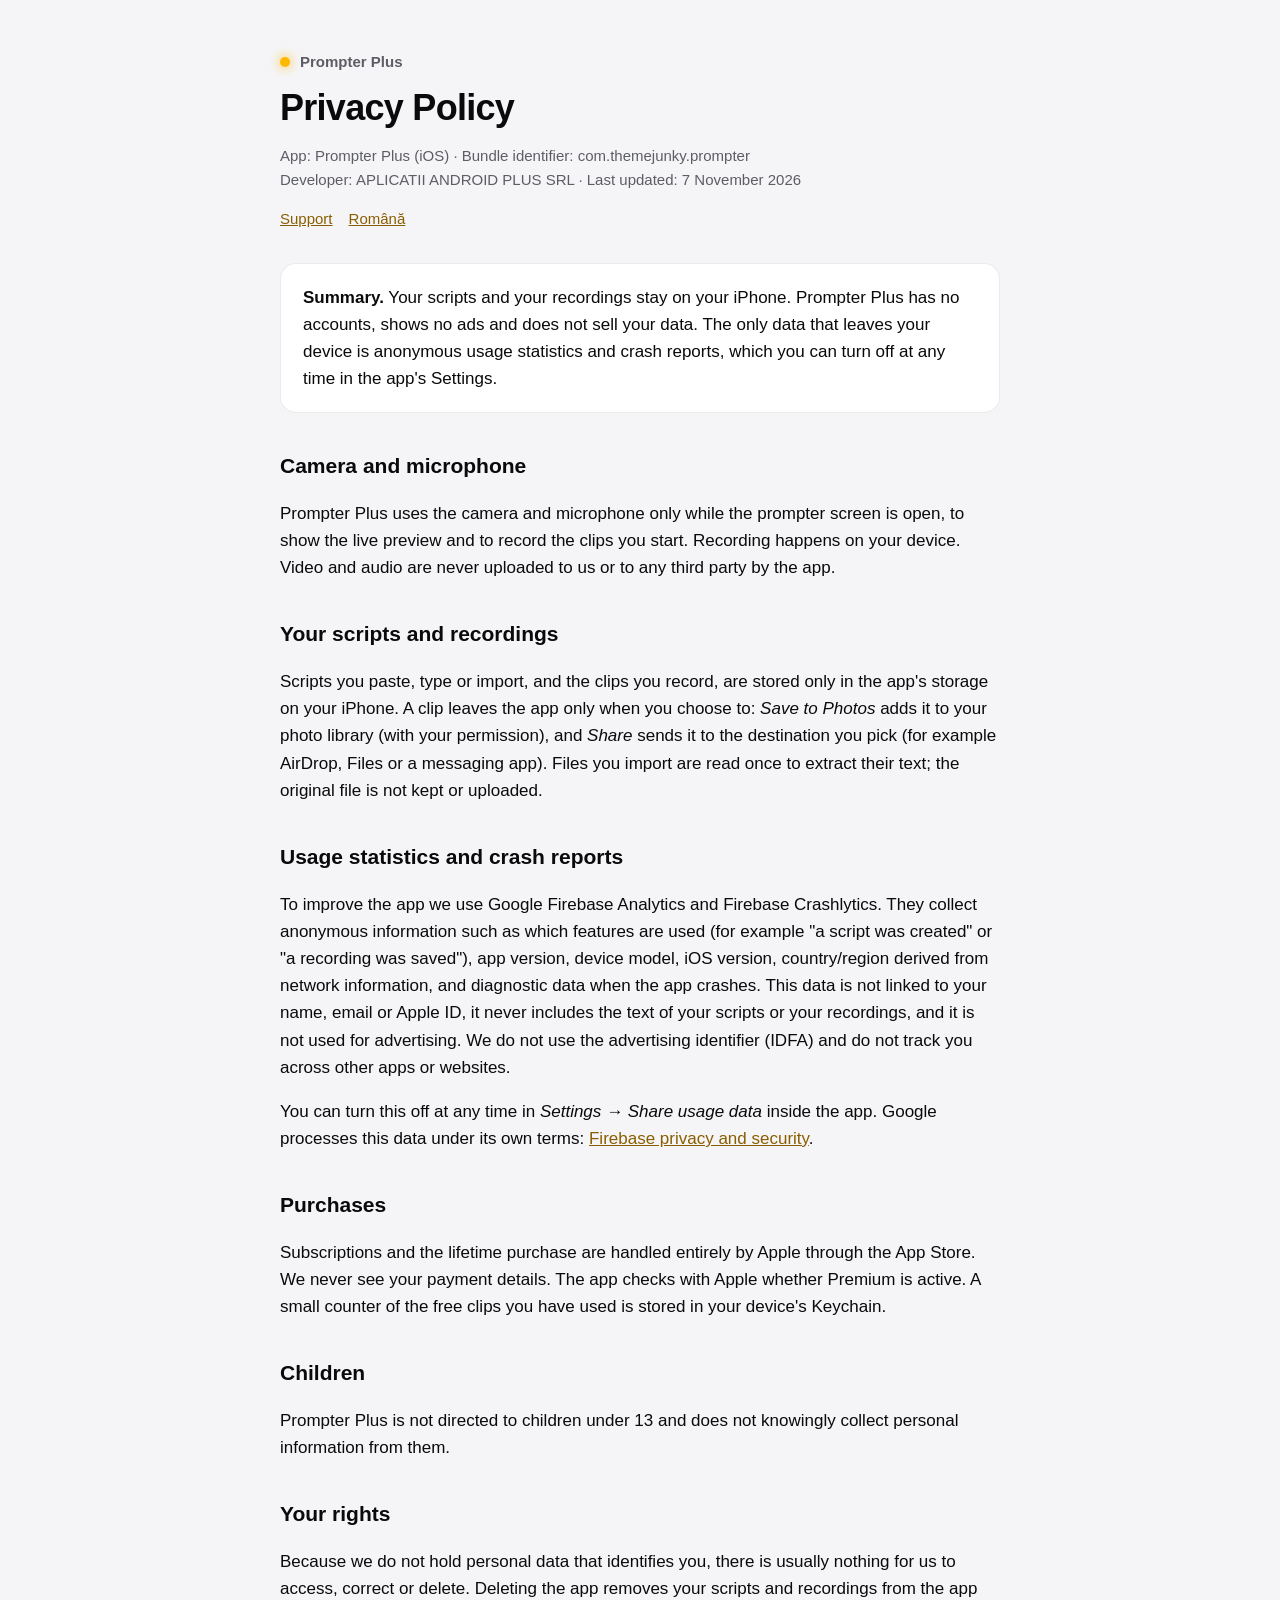
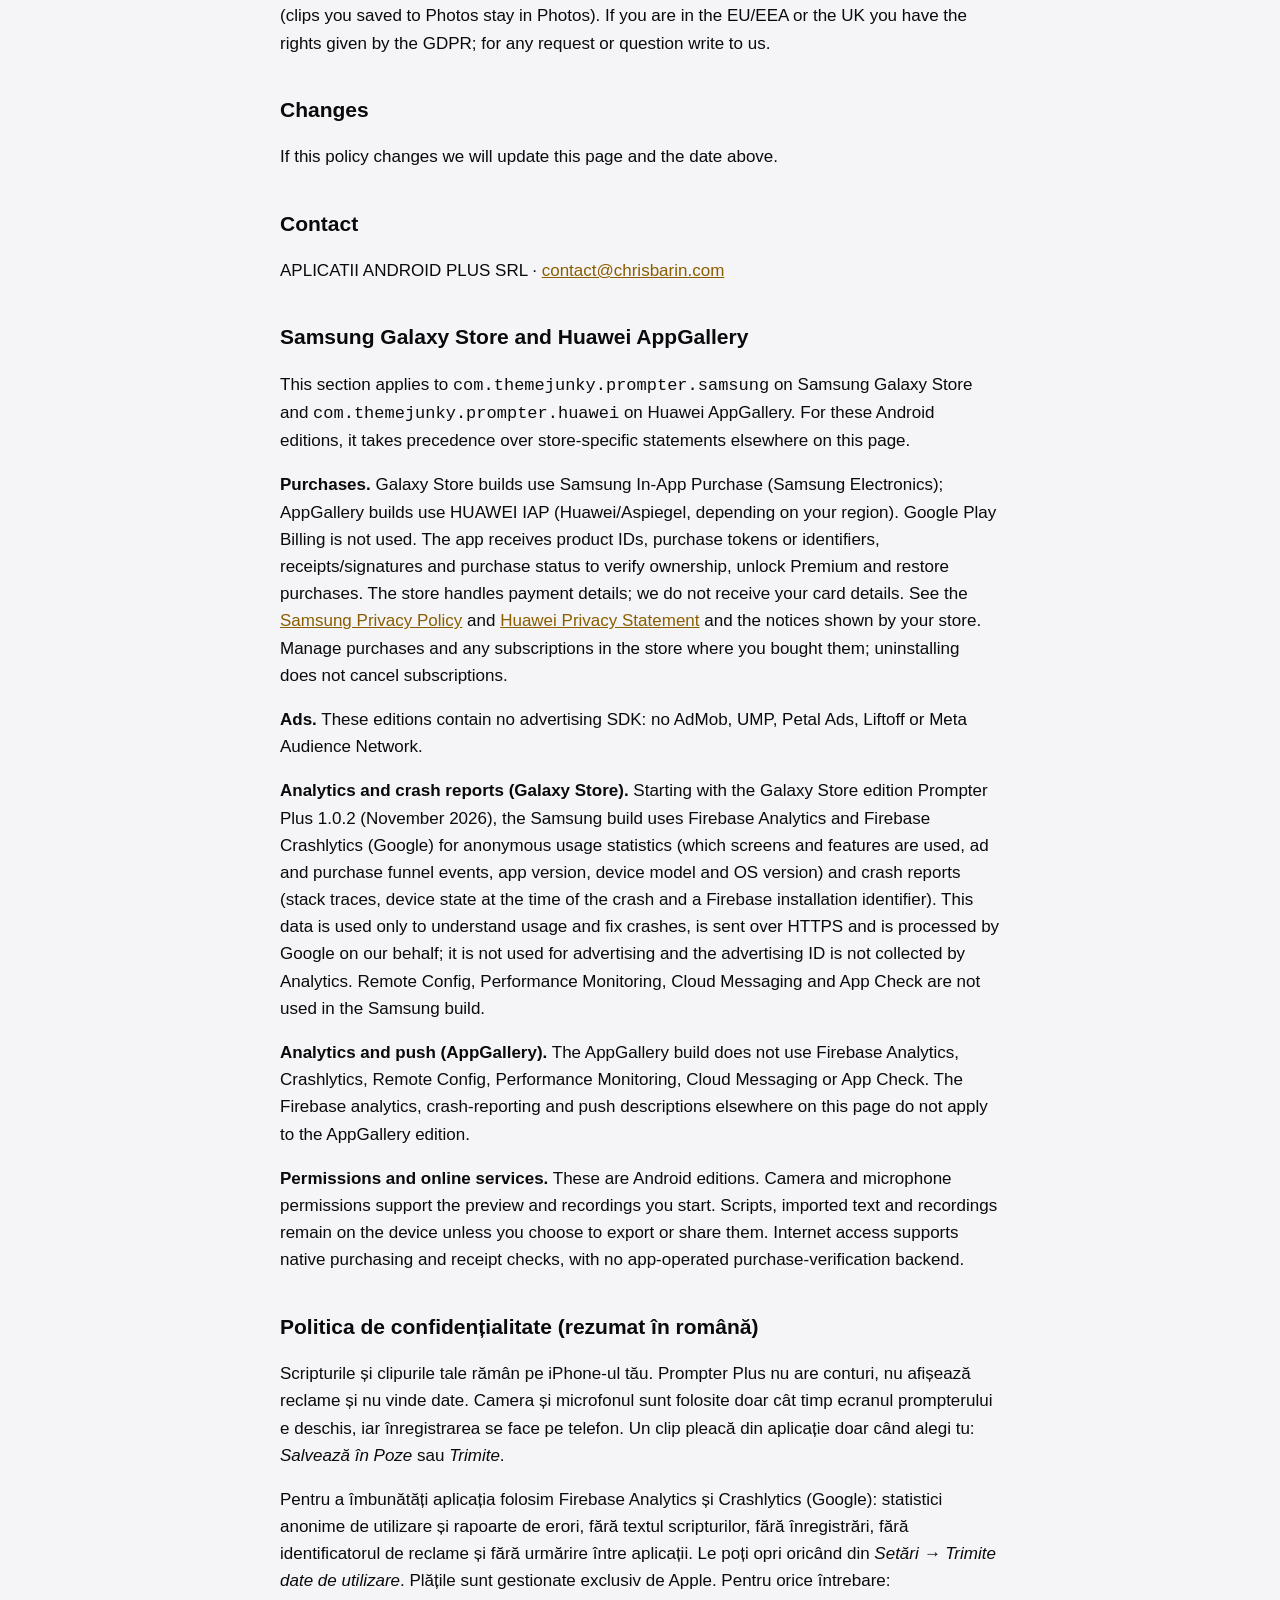
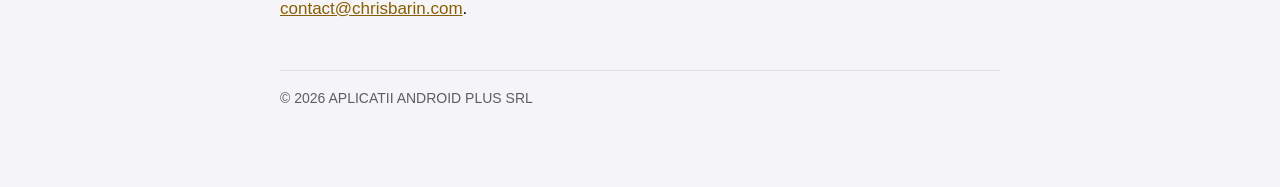
<file: index.html>
<!doctype html>
<html lang="en">
<head>
<meta charset="utf-8">
<meta name="viewport" content="width=device-width, initial-scale=1">
<title>Prompter Plus – Privacy Policy</title>
<link rel="stylesheet" href="style.css">
</head>
<body>
<main>
<header>
  <span class="brand"><i></i>Prompter Plus</span>
  <h1>Privacy Policy</h1>
  <p class="meta">App: Prompter Plus (iOS) · Bundle identifier: com.themejunky.prompter<br>
  Developer: APLICATII ANDROID PLUS SRL · Last updated: 7 November 2026</p>
  <nav><a href="support.html">Support</a><a href="#ro">Română</a></nav>
</header>

<div class="card">
  <strong>Summary.</strong> Your scripts and your recordings stay on your iPhone. Prompter Plus has no accounts, shows no ads and does not sell your data. The only data that leaves your device is anonymous usage statistics and crash reports, which you can turn off at any time in the app's Settings.
</div>

<h2>Camera and microphone</h2>
<p>Prompter Plus uses the camera and microphone only while the prompter screen is open, to show the live preview and to record the clips you start. Recording happens on your device. Video and audio are never uploaded to us or to any third party by the app.</p>

<h2>Your scripts and recordings</h2>
<p>Scripts you paste, type or import, and the clips you record, are stored only in the app's storage on your iPhone. A clip leaves the app only when you choose to: <em>Save to Photos</em> adds it to your photo library (with your permission), and <em>Share</em> sends it to the destination you pick (for example AirDrop, Files or a messaging app). Files you import are read once to extract their text; the original file is not kept or uploaded.</p>

<h2>Usage statistics and crash reports</h2>
<p>To improve the app we use Google Firebase Analytics and Firebase Crashlytics. They collect anonymous information such as which features are used (for example "a script was created" or "a recording was saved"), app version, device model, iOS version, country/region derived from network information, and diagnostic data when the app crashes. This data is not linked to your name, email or Apple ID, it never includes the text of your scripts or your recordings, and it is not used for advertising. We do not use the advertising identifier (IDFA) and do not track you across other apps or websites.</p>
<p>You can turn this off at any time in <em>Settings → Share usage data</em> inside the app. Google processes this data under its own terms: <a href="https://firebase.google.com/support/privacy">Firebase privacy and security</a>.</p>

<h2>Purchases</h2>
<p>Subscriptions and the lifetime purchase are handled entirely by Apple through the App Store. We never see your payment details. The app checks with Apple whether Premium is active. A small counter of the free clips you have used is stored in your device's Keychain.</p>

<h2>Children</h2>
<p>Prompter Plus is not directed to children under 13 and does not knowingly collect personal information from them.</p>

<h2>Your rights</h2>
<p>Because we do not hold personal data that identifies you, there is usually nothing for us to access, correct or delete. Deleting the app removes your scripts and recordings from the app (clips you saved to Photos stay in Photos). If you are in the EU/EEA or the UK you have the rights given by the GDPR; for any request or question write to us.</p>

<h2>Changes</h2>
<p>If this policy changes we will update this page and the date above.</p>

<h2>Contact</h2>
<p>APLICATII ANDROID PLUS SRL · <a href="mailto:contact@chrisbarin.com">contact@chrisbarin.com</a></p>

<section id="samsung-huawei">
<h2>Samsung Galaxy Store and Huawei AppGallery</h2>
<p>This section applies to <code>com.themejunky.prompter.samsung</code> on Samsung Galaxy Store and <code>com.themejunky.prompter.huawei</code> on Huawei AppGallery. For these Android editions, it takes precedence over store-specific statements elsewhere on this page.</p>
<p><strong>Purchases.</strong> Galaxy Store builds use Samsung In-App Purchase (Samsung Electronics); AppGallery builds use HUAWEI IAP (Huawei/Aspiegel, depending on your region). Google Play Billing is not used. The app receives product IDs, purchase tokens or identifiers, receipts/signatures and purchase status to verify ownership, unlock Premium and restore purchases. The store handles payment details; we do not receive your card details. See the <a href="https://privacy.samsung.com/privacy_policy/en.html">Samsung Privacy Policy</a> and <a href="https://consumer.huawei.com/en/privacy/privacy-statement-huawei/">Huawei Privacy Statement</a> and the notices shown by your store. Manage purchases and any subscriptions in the store where you bought them; uninstalling does not cancel subscriptions.</p>
<p><strong>Ads.</strong> These editions contain no advertising SDK: no AdMob, UMP, Petal Ads, Liftoff or Meta Audience Network.</p>
<p><strong>Analytics and crash reports (Galaxy Store).</strong> Starting with the Galaxy Store edition Prompter Plus 1.0.2 (November 2026), the Samsung build uses Firebase Analytics and Firebase Crashlytics (Google) for anonymous usage statistics (which screens and features are used, ad and purchase funnel events, app version, device model and OS version) and crash reports (stack traces, device state at the time of the crash and a Firebase installation identifier). This data is used only to understand usage and fix crashes, is sent over HTTPS and is processed by Google on our behalf; it is not used for advertising and the advertising ID is not collected by Analytics. Remote Config, Performance Monitoring, Cloud Messaging and App Check are not used in the Samsung build.</p>
<p><strong>Analytics and push (AppGallery).</strong> The AppGallery build does not use Firebase Analytics, Crashlytics, Remote Config, Performance Monitoring, Cloud Messaging or App Check. The Firebase analytics, crash-reporting and push descriptions elsewhere on this page do not apply to the AppGallery edition.</p>
<p><strong>Permissions and online services.</strong> These are Android editions. Camera and microphone permissions support the preview and recordings you start. Scripts, imported text and recordings remain on the device unless you choose to export or share them. Internet access supports native purchasing and receipt checks, with no app-operated purchase-verification backend.</p>
</section>

<section id="ro">
<h2>Politica de confidențialitate (rezumat în română)</h2>
<p>Scripturile și clipurile tale rămân pe iPhone-ul tău. Prompter Plus nu are conturi, nu afișează reclame și nu vinde date. Camera și microfonul sunt folosite doar cât timp ecranul prompterului e deschis, iar înregistrarea se face pe telefon. Un clip pleacă din aplicație doar când alegi tu: <em>Salvează în Poze</em> sau <em>Trimite</em>.</p>
<p>Pentru a îmbunătăți aplicația folosim Firebase Analytics și Crashlytics (Google): statistici anonime de utilizare și rapoarte de erori, fără textul scripturilor, fără înregistrări, fără identificatorul de reclame și fără urmărire între aplicații. Le poți opri oricând din <em>Setări → Trimite date de utilizare</em>. Plățile sunt gestionate exclusiv de Apple. Pentru orice întrebare: <a href="mailto:contact@chrisbarin.com">contact@chrisbarin.com</a>.</p>
</section>

<footer>© 2026 APLICATII ANDROID PLUS SRL</footer>
</main>
</body>
</html>
</file>
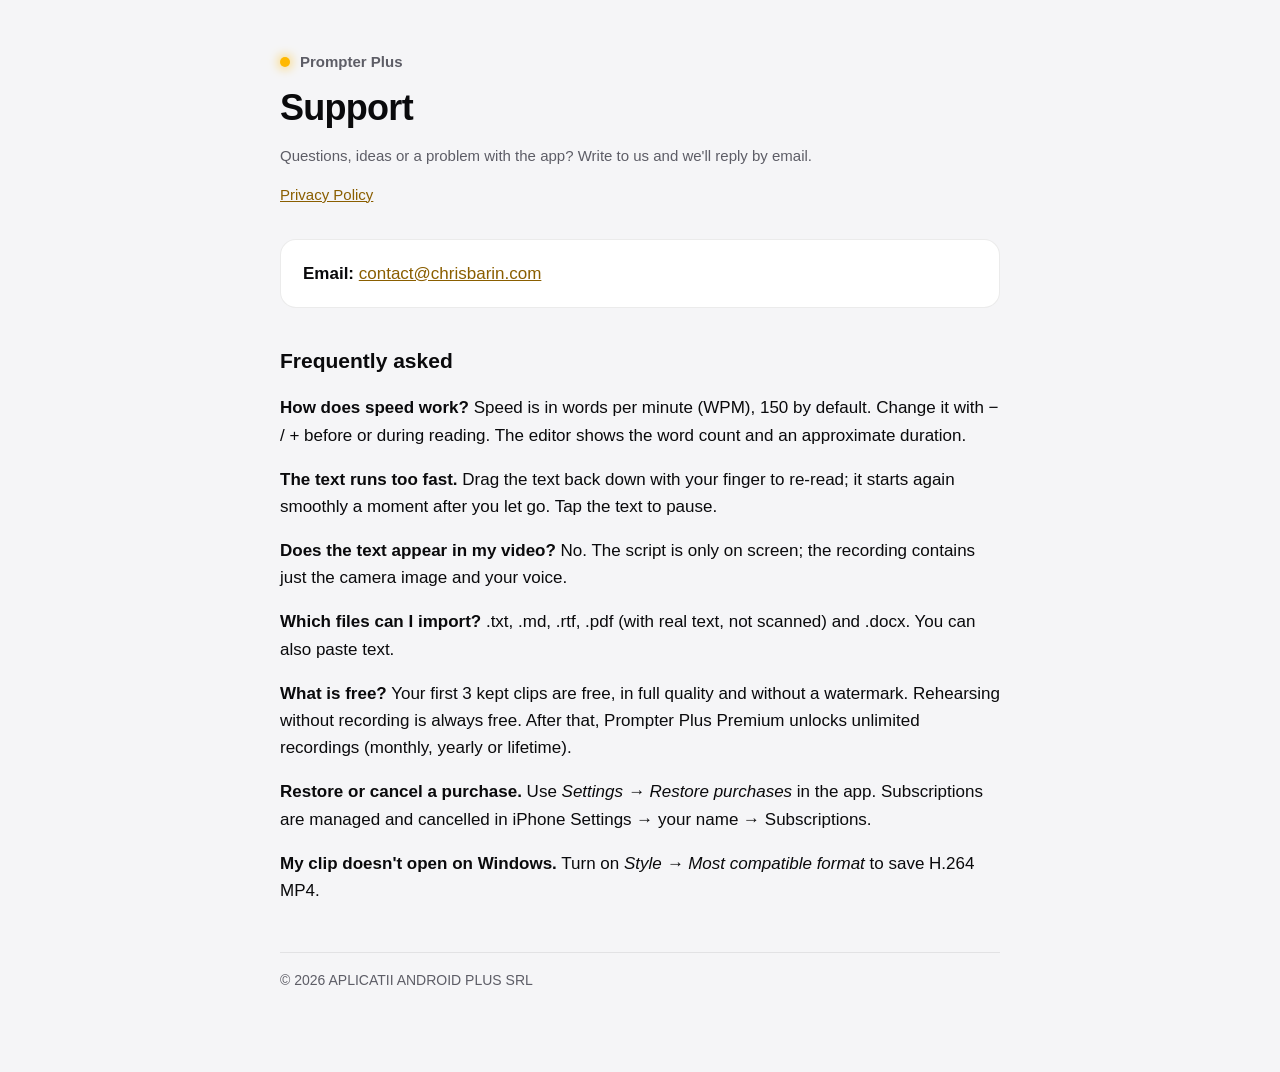
<file: support.html>
<!doctype html>
<html lang="en">
<head>
<meta charset="utf-8">
<meta name="viewport" content="width=device-width, initial-scale=1">
<title>Prompter Plus – Support</title>
<link rel="stylesheet" href="style.css">
</head>
<body>
<main>
<header>
  <span class="brand"><i></i>Prompter Plus</span>
  <h1>Support</h1>
  <p class="meta">Questions, ideas or a problem with the app? Write to us and we'll reply by email.</p>
  <nav><a href="index.html">Privacy Policy</a></nav>
</header>

<div class="card">
  <strong>Email:</strong> <a href="mailto:contact@chrisbarin.com?subject=Prompter%20Plus%20support">contact@chrisbarin.com</a>
</div>

<h2>Frequently asked</h2>
<p><strong>How does speed work?</strong> Speed is in words per minute (WPM), 150 by default. Change it with − / + before or during reading. The editor shows the word count and an approximate duration.</p>
<p><strong>The text runs too fast.</strong> Drag the text back down with your finger to re-read; it starts again smoothly a moment after you let go. Tap the text to pause.</p>
<p><strong>Does the text appear in my video?</strong> No. The script is only on screen; the recording contains just the camera image and your voice.</p>
<p><strong>Which files can I import?</strong> .txt, .md, .rtf, .pdf (with real text, not scanned) and .docx. You can also paste text.</p>
<p><strong>What is free?</strong> Your first 3 kept clips are free, in full quality and without a watermark. Rehearsing without recording is always free. After that, Prompter Plus Premium unlocks unlimited recordings (monthly, yearly or lifetime).</p>
<p><strong>Restore or cancel a purchase.</strong> Use <em>Settings → Restore purchases</em> in the app. Subscriptions are managed and cancelled in iPhone Settings → your name → Subscriptions.</p>
<p><strong>My clip doesn't open on Windows.</strong> Turn on <em>Style → Most compatible format</em> to save H.264 MP4.</p>

<footer>© 2026 APLICATII ANDROID PLUS SRL</footer>
</main>
</body>
</html>
</file>
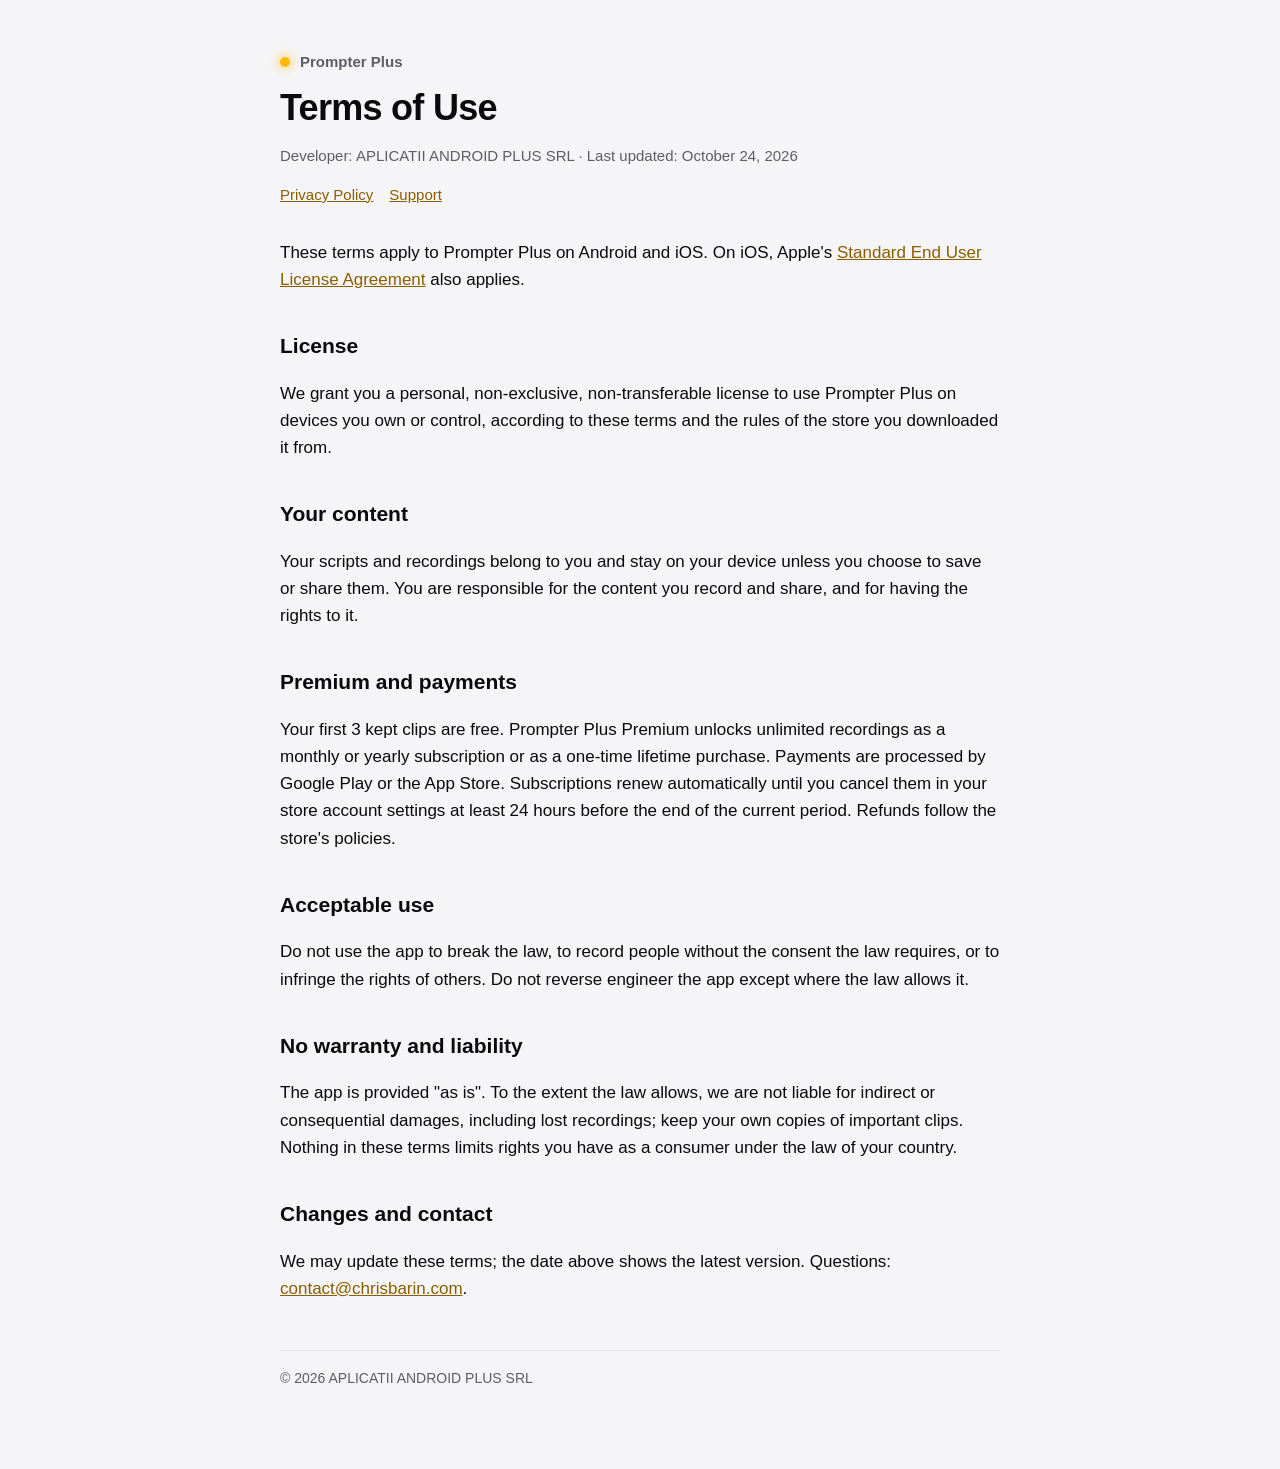
<file: terms.html>
<!doctype html>
<html lang="en">
<head>
<meta charset="utf-8">
<meta name="viewport" content="width=device-width, initial-scale=1">
<title>Prompter Plus – Terms of Use</title>
<link rel="stylesheet" href="style.css">
</head>
<body>
<main>
<header>
  <span class="brand"><i></i>Prompter Plus</span>
  <h1>Terms of Use</h1>
  <p class="meta">Developer: APLICATII ANDROID PLUS SRL · Last updated: October 24, 2026</p>
  <nav><a href="index.html">Privacy Policy</a><a href="support.html">Support</a></nav>
</header>

<p>These terms apply to Prompter Plus on Android and iOS. On iOS, Apple's <a href="https://www.apple.com/legal/internet-services/itunes/dev/stdeula/">Standard End User License Agreement</a> also applies.</p>

<h2>License</h2>
<p>We grant you a personal, non-exclusive, non-transferable license to use Prompter Plus on devices you own or control, according to these terms and the rules of the store you downloaded it from.</p>

<h2>Your content</h2>
<p>Your scripts and recordings belong to you and stay on your device unless you choose to save or share them. You are responsible for the content you record and share, and for having the rights to it.</p>

<h2>Premium and payments</h2>
<p>Your first 3 kept clips are free. Prompter Plus Premium unlocks unlimited recordings as a monthly or yearly subscription or as a one-time lifetime purchase. Payments are processed by Google Play or the App Store. Subscriptions renew automatically until you cancel them in your store account settings at least 24 hours before the end of the current period. Refunds follow the store's policies.</p>

<h2>Acceptable use</h2>
<p>Do not use the app to break the law, to record people without the consent the law requires, or to infringe the rights of others. Do not reverse engineer the app except where the law allows it.</p>

<h2>No warranty and liability</h2>
<p>The app is provided "as is". To the extent the law allows, we are not liable for indirect or consequential damages, including lost recordings; keep your own copies of important clips. Nothing in these terms limits rights you have as a consumer under the law of your country.</p>

<h2>Changes and contact</h2>
<p>We may update these terms; the date above shows the latest version. Questions: <a href="mailto:contact@chrisbarin.com">contact@chrisbarin.com</a>.</p>

<footer>© 2026 APLICATII ANDROID PLUS SRL</footer>
</main>
</body>
</html>
</file>
<file: style.css>
:root { --bg: #f5f5f7; --card: #ffffff; --text: #0a0a0c; --muted: #5d5d66; --accent: #8a5e00; --line: rgba(0,0,0,.08); }
@media (prefers-color-scheme: dark) { :root { --bg: #0a0a0c; --card: #17171a; --text: #f5f5f7; --muted: #a1a1aa; --accent: #ffb800; --line: rgba(255,255,255,.08); } }
* { box-sizing: border-box; }
body { margin: 0; background: var(--bg); color: var(--text); font: 17px/1.6 -apple-system, BlinkMacSystemFont, "SF Pro Text", "Segoe UI", Roboto, sans-serif; }
main { max-width: 760px; margin: 0 auto; padding: 48px 20px 80px; }
header { margin-bottom: 32px; }
.brand { display: inline-flex; align-items: center; gap: 10px; font-weight: 600; color: var(--muted); font-size: 15px; }
.brand i { width: 10px; height: 10px; border-radius: 50%; background: #ffb800; box-shadow: 0 0 12px #ffb800; }
h1 { font-size: 36px; line-height: 1.15; margin: 12px 0 8px; letter-spacing: -0.02em; }
h2 { font-size: 21px; margin: 36px 0 8px; }
p, li { color: var(--text); }
.meta { color: var(--muted); font-size: 15px; }
.card { background: var(--card); border: 1px solid var(--line); border-radius: 16px; padding: 20px 22px; margin: 20px 0; }
a { color: var(--accent); }
ul { padding-left: 20px; }
nav { display: flex; gap: 16px; font-size: 15px; margin-top: 8px; }
footer { margin-top: 48px; color: var(--muted); font-size: 14px; border-top: 1px solid var(--line); padding-top: 16px; }
</file>
